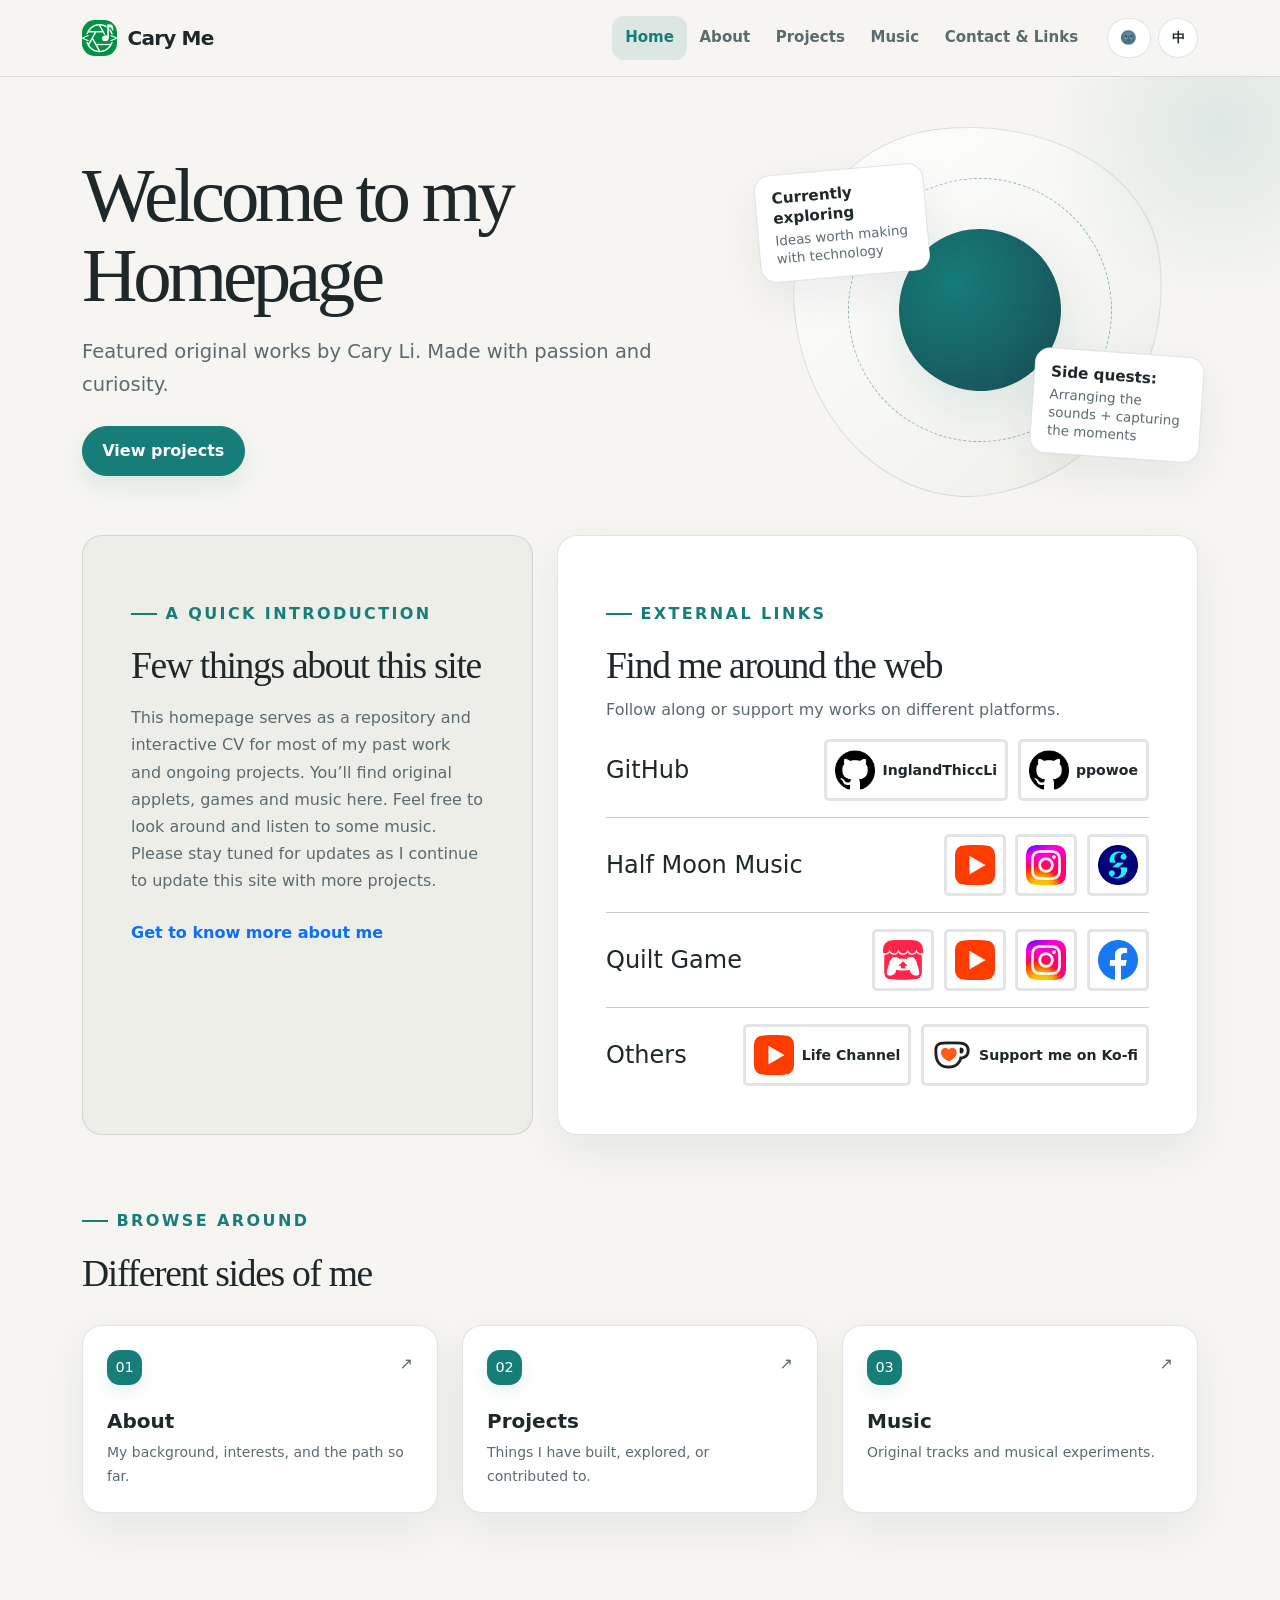
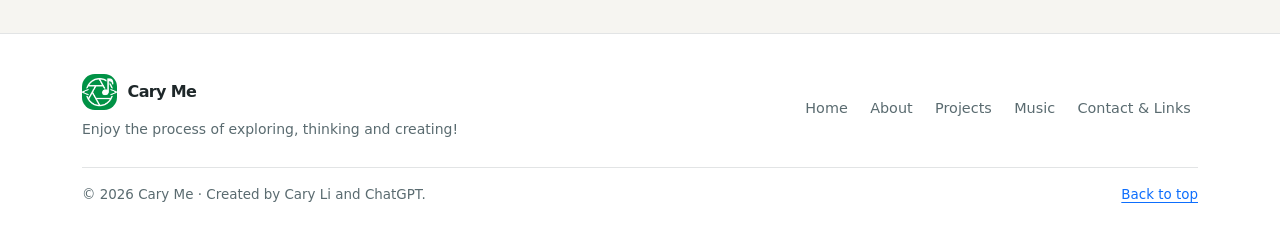
<file: index.html>
<!doctype html>
<html lang="en" data-bs-theme="light">

<head>
  <meta charset="utf-8">
  <meta name="viewport" content="width=device-width, initial-scale=1">
  <meta name="description" content="A personal homepage for projects, music, and photographs.">
  <meta name="theme-color" content="#f6f5f1">
  <title data-site-title="title.home">Loading...</title>
  <link href="https://cdn.jsdelivr.net/npm/bootstrap@5.3.8/dist/css/bootstrap.min.css" rel="stylesheet"
    integrity="sha384-sRIl4kxILFvY47J16cr9ZwB07vP4J8+LH7qKQnuqkuIAvNWLzeN8tE5YBujZqJLB" crossorigin="anonymous">
  <link href="Common/styles.css" rel="stylesheet">
  <link rel="icon" type="image/x-icon" href="Common/src/favicon.png">
</head>

<body id="top" data-page="home">
  <div id="site-header"></div>
  <main class="page-shell">
    <section class="hero-section">
      <div class="container position-relative">
        <div class="row align-items-center g-5">
          <div class="col-lg-7">
            <h1 class="display-title" data-i18n="home.title"></h1>
            <p class="lead-copy mb-4" data-i18n="home.lead"></p>
            <div class="d-flex flex-wrap gap-3"><a class="btn btn-site-primary" href="Projects/index.html"
                data-i18n="home.cta.projects"></a></div>
          </div>
          <div class="col-lg-5">
            <div class="hero-art" aria-hidden="true">
              <div class="art-orbit"></div>
              <div class="floating-note note-one"><strong data-i18n="home.note1.title"></strong><span
                  data-i18n="home.note1.body"></span></div>
              <div class="floating-note note-two"><strong data-i18n="home.note2.title"></strong><span
                  data-i18n="home.note2.body"></span></div>
            </div>
          </div>
        </div>
      </div>
    </section>
    <section class="content-section pt-2">
      <div class="container">
        <div class="row g-4">
          <div class="col-lg-5 reveal">
            <div class="soft-panel p-4 p-lg-5 h-100">
              <div class="eyebrow" data-i18n="home.featured.eyebrow"></div>
              <h2 class="section-title mt-3 mb-3" data-i18n="home.featured.title"></h2>
              <p class="text-muted-site mb-4" data-i18n="home.featured.body"></p><a href="About/index.html"
                class="fw-bold text-decoration-none" data-i18n="home.featured.link"></a>
            </div>
          </div>
          <div class="col-lg-7 reveal">
            <div class="surface-card h-100 p-4 p-lg-5 d-flex flex-column">
              <div>
                <div class="eyebrow" data-i18n="home.links.eyebrow"></div>
                <h2 class="section-title mt-3 mb-2" data-i18n="home.links.title"></h2>
                <p class="text-muted-site" data-i18n="home.links.body"></p>
              </div>
              <div class="social-container">
                <h4 class="d-inline-flex flex-wrap align-content-center">GitHub</h4>
                <div class="social-links">
                  <a class="social-link" data-social="github_1" target="_blank" rel="noreferrer"><span
                      class="social-logo github"></span><span>InglandThiccLi</span></a>
                  <a class="social-link" data-social="github_2" target="_blank" rel="noreferrer"><span
                      class="social-logo github"></span><span>ppowoe</span></a>
                </div>
              </div>
              <hr>
              <div class="social-container">
                <h4 class="d-inline-flex flex-wrap align-content-center" data-i18n="home.links.title.music">Half Moon
                  Music</h4>
                <div class="social-links">
                  <a class="social-link" data-social="youtube_1" target="_blank" rel="noreferrer"><span
                      class="social-logo youtube"></span></a>
                  <a class="social-link" data-social="instagram_1" target="_blank" rel="noreferrer"><span
                      class="social-logo instagram"></span></a>
                  <a class="social-link" data-social="musescore" target="_blank" rel="noreferrer"><span
                      class="social-logo musescore"></span></a>
                </div>
              </div>
              <hr>
              <div class="social-container">
                <h4 class="d-inline-flex flex-wrap align-content-center" data-i18n="home.links.title.game">Quilt Game
                </h4>
                <div class="social-links">
                  <a class="social-link" data-social="itch" target="_blank" rel="noreferrer"><span
                      class="social-logo itch"></span></a>
                  <a class="social-link" data-social="youtube_2" target="_blank" rel="noreferrer"><span
                      class="social-logo youtube"></span></a>
                  <a class="social-link" data-social="instagram_2" target="_blank" rel="noreferrer"><span
                      class="social-logo instagram"></span></a>
                  <a class="social-link" data-social="facebook" target="_blank" rel="noreferrer"><span
                      class="social-logo facebook"></span></a>
                </div>
              </div>
              <hr>
              <div class="social-container">
                <h4 class="d-inline-flex flex-wrap align-content-center" data-i18n="home.links.title.other">Others</h4>
                <div class="social-links">
                  <a class="social-link" data-social="youtube_3" target="_blank" rel="noreferrer"><span
                      class="social-logo youtube"></span><span data-i18n="home.links.life_channel">Life
                      Channel</span></a>
                  <a class="social-link" data-social="kofi" target="_blank" rel="noreferrer"><span
                      class="social-logo kofi"></span><span data-i18n="home.links.kofi">Support me on Ko-fi</span></a>
                </div>
              </div>
            </div>
          </div>
        </div>
      </div>
    </section>
    <section class="content-section pt-0">
      <div class="container">
        <div class="section-heading-row reveal">
          <div>
            <div class="eyebrow" data-i18n="home.latest.eyebrow"></div>
            <h2 class="section-title mt-3 mb-0" data-i18n="home.latest.title"></h2>
          </div>
        </div>
        <div class="row g-4">
          <div class="col-md-6 col-xl-4 reveal"><a href="About/index.html"
              class="surface-card p-4 d-block h-100 text-decoration-none text-reset">
              <div class="d-flex justify-content-between align-items-start mb-4"><span
                  class="numbered-box">01</span><span class="text-muted-site">↗</span></div>
              <h3 class="h5 fw-bold" data-i18n="home.card.about.title"></h3>
              <p class="text-muted-site small mb-0" data-i18n="home.card.about.body"></p>
            </a></div>
          <div class="col-md-6 col-xl-4 reveal"><a href="Projects/index.html"
              class="surface-card p-4 d-block h-100 text-decoration-none text-reset">
              <div class="d-flex justify-content-between align-items-start mb-4"><span
                  class="numbered-box">02</span><span class="text-muted-site">↗</span></div>
              <h3 class="h5 fw-bold" data-i18n="home.card.projects.title"></h3>
              <p class="text-muted-site small mb-0" data-i18n="home.card.projects.body"></p>
            </a></div>
          <div class="col-md-6 col-xl-4 reveal"><a href="Music/index.html"
              class="surface-card p-4 d-block h-100 text-decoration-none text-reset">
              <div class="d-flex justify-content-between align-items-start mb-4"><span
                  class="numbered-box">03</span><span class="text-muted-site">↗</span></div>
              <h3 class="h5 fw-bold" data-i18n="home.card.music.title"></h3>
              <p class="text-muted-site small mb-0" data-i18n="home.card.music.body"></p>
            </a></div>
        </div>
      </div>
    </section>
  </main>
  <div id="site-footer"></div>
  <script src="https://cdn.jsdelivr.net/npm/bootstrap@5.3.8/dist/js/bootstrap.bundle.min.js"
    integrity="sha384-FKyoEForCGlyvwx9Hj09JcYn3nv7wiPVlz7YYwJrWVcXK/BmnVDxM+D2scQbITxI"
    crossorigin="anonymous"></script>
  <script src="Common/config.js" data-root="."></script>
  <script src="Common/scripts.js" data-root="."></script>
</body>

</html>
</file>
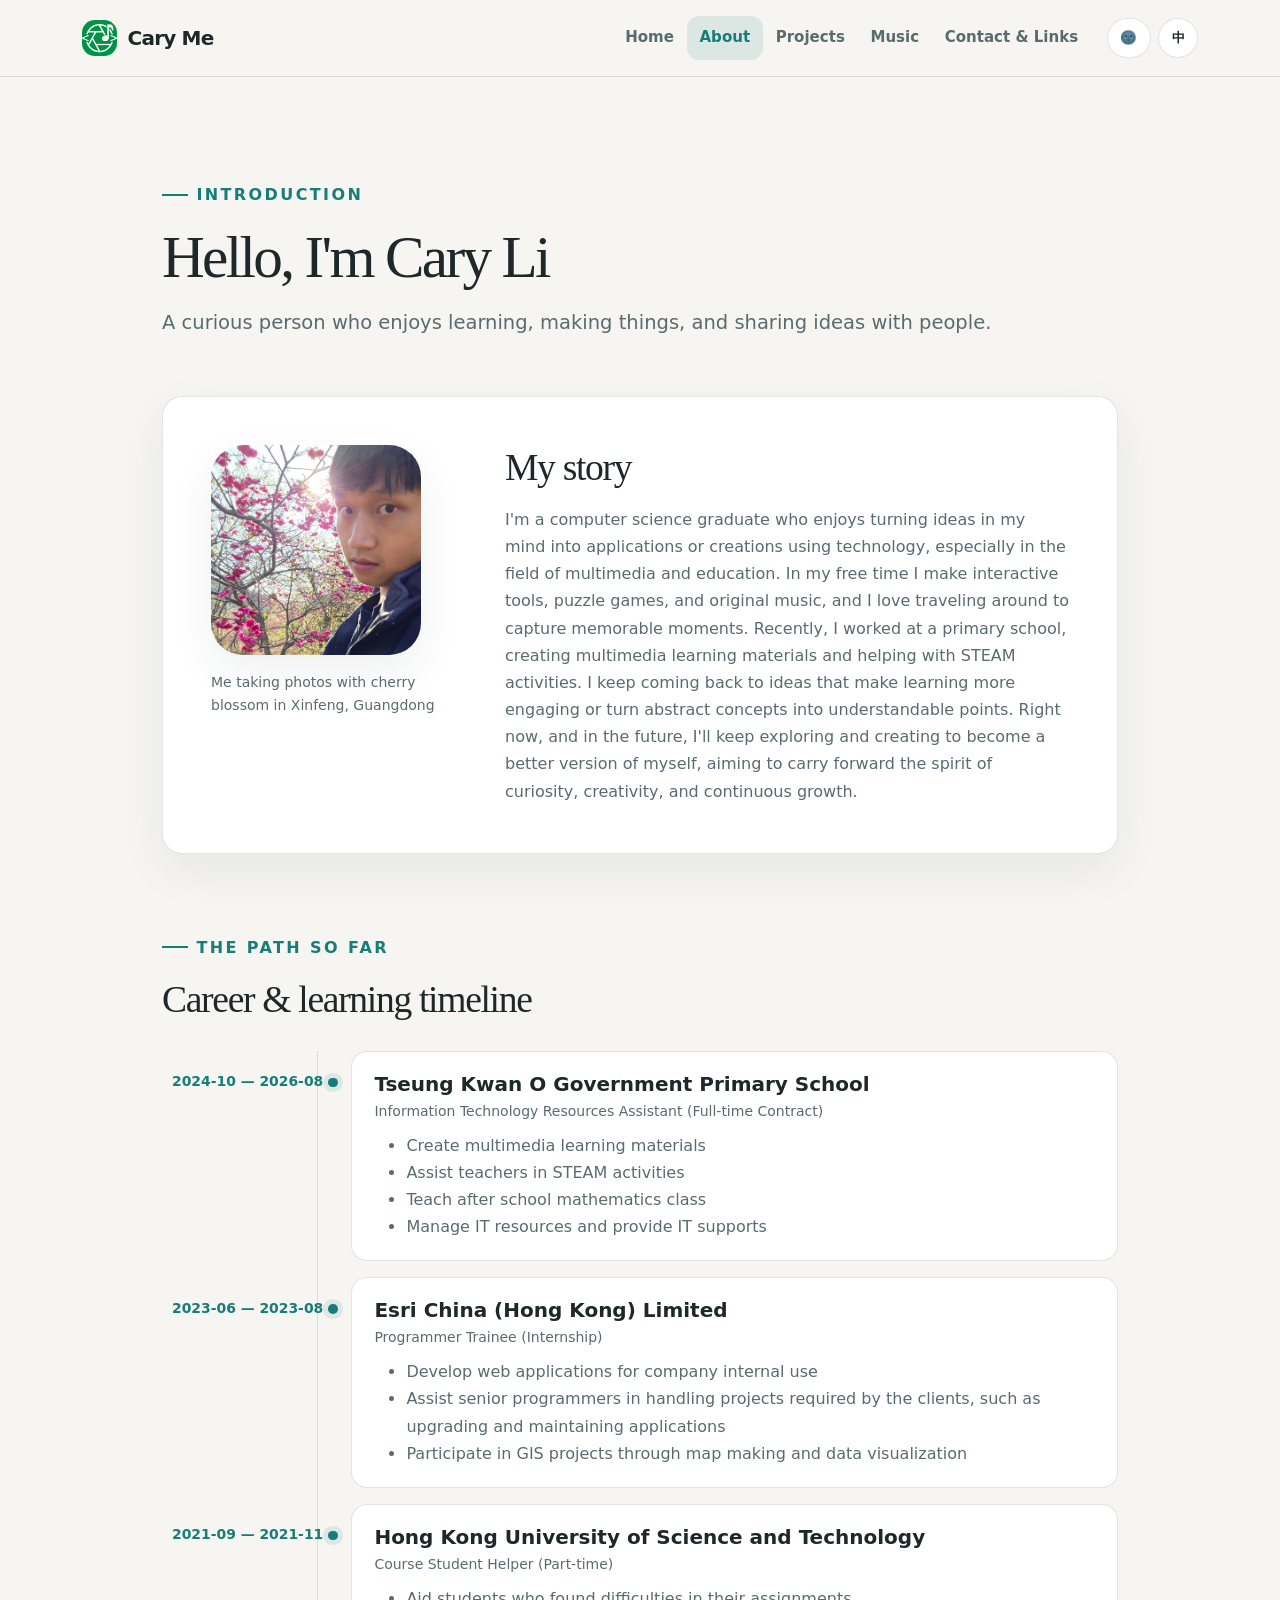
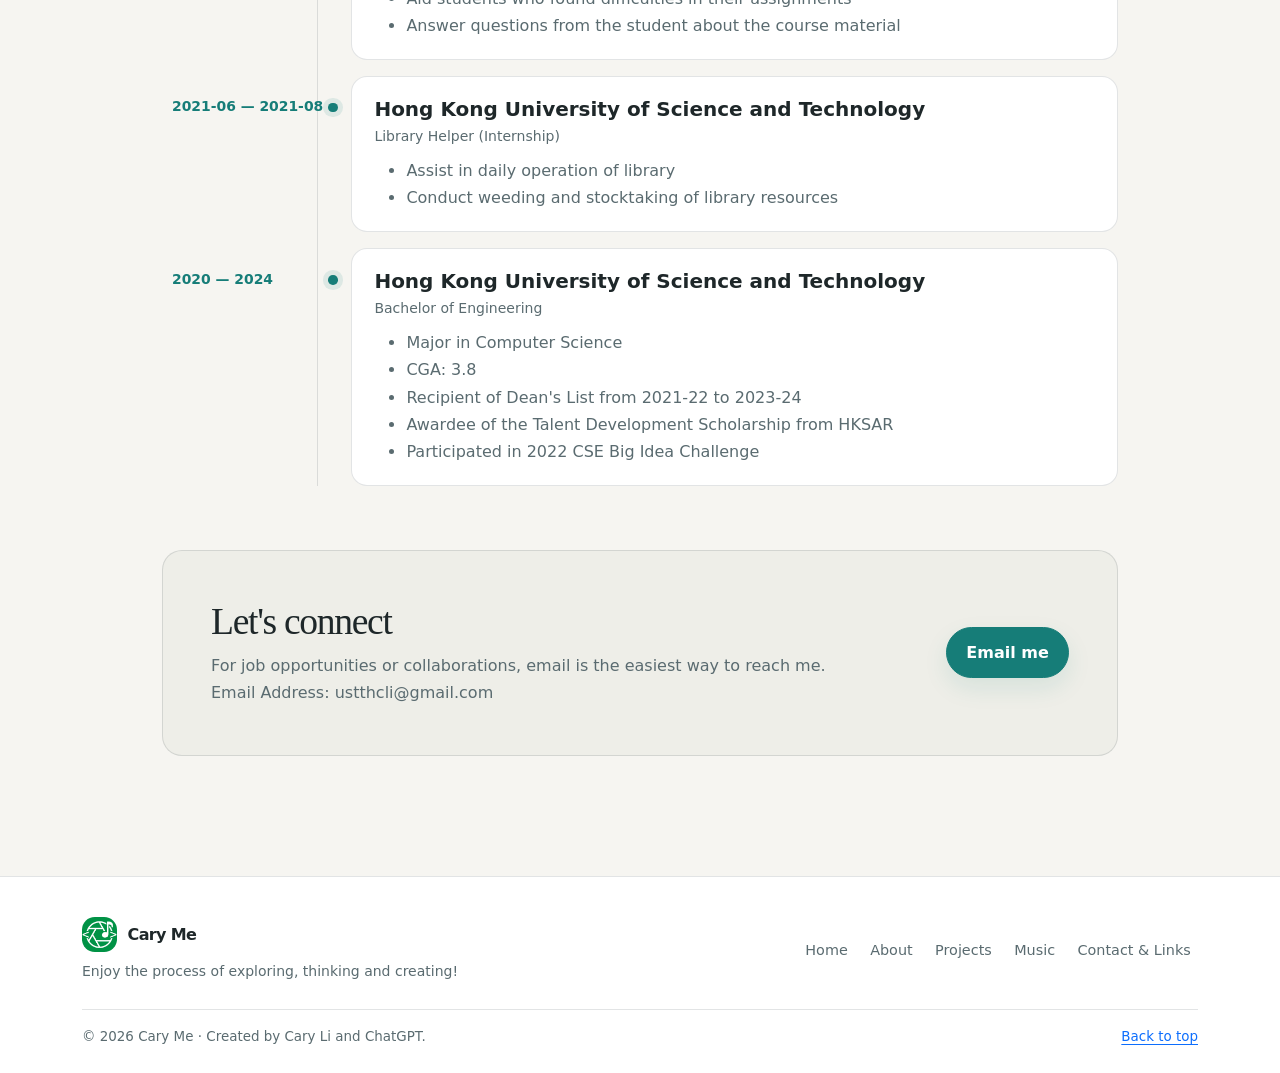
<file: About/index.html>
<!doctype html>
<html lang="en" data-bs-theme="light">

<head>
    <meta charset="utf-8">
    <meta name="viewport" content="width=device-width, initial-scale=1">
    <meta name="description" content="About me, career timeline, and contact information.">
    <title data-site-title="title.about">About</title>
    <link href="https://cdn.jsdelivr.net/npm/bootstrap@5.3.8/dist/css/bootstrap.min.css" rel="stylesheet"
        integrity="sha384-sRIl4kxILFvY47J16cr9ZwB07vP4J8+LH7qKQnuqkuIAvNWLzeN8tE5YBujZqJLB" crossorigin="anonymous">
    <link href="../Common/styles.css" rel="stylesheet">
    <link href="about.css" rel="stylesheet">
    <link rel="icon" type="image/x-icon" href="../Common/src/favicon.png">
</head>

<body id="top" data-page="about" data-bs-theme="light">
    <div id="site-header"></div>
    <main class="page-shell">
        <section class="page-hero">
            <div class="container container-narrow">
                <div class="eyebrow" data-i18n="about.eyebrow"></div>
                <h1 class="page-title mt-3 mb-3" data-i18n="about.title"></h1>
                <p class="lead-copy" data-i18n="about.lead"></p>
            </div>
        </section>
        <section class="content-section pt-4">
            <div class="container container-narrow">
                <div class="surface-card p-4 p-lg-5 reveal">
                    <div class="row g-4 align-items-start">
                        <div class="col-md-4">
                            <div class="about-portrait"></div>
                            <p class="small text-muted-site mt-3 mb-0" style="max-width: 240px;" data-i18n="about.portrait.caption">Me taking photos with cherry blossom in Xinfeng, Guangdong</span>
                            </p>
                        </div>
                        <div class="col-md-8">
                            <h2 class="section-title mb-3" data-i18n="about.story.title"></h2>
                            <p class="text-muted-site mb-0" data-i18n="about.story.body"></p>
                        </div>
                    </div>
                </div>
            </div>
        </section>
        <section class="content-section pt-2">
            <div class="container container-narrow">
                <div class="section-heading-row reveal">
                    <div>
                        <div class="eyebrow" data-i18n="about.timeline.eyebrow"></div>
                        <h2 class="section-title mt-3 mb-0" data-i18n="about.timeline.title"></h2>
                    </div>
                </div>
                <div id="career-timeline" class="timeline-list"></div>
            </div>
        </section>
        <section class="content-section pt-2">
            <div class="container container-narrow">
                <div class="soft-panel p-4 p-lg-5 reveal">
                    <div class="row align-items-center g-3">
                        <div class="col-md">
                            <h2 class="section-title mb-2" data-i18n="about.contact.title"></h2>
                            <p class="text-muted-site mb-0" data-i18n="about.contact.body"></p>
                            <p class="text-muted-site mb-0" data-i18n="about.contact.email"></p>
                        </div>
                        <div class="col-md-auto"><a class="btn btn-site-primary" data-email-button
                                href="mailto:ustthcli@gmail.com" data-i18n="about.contact.button"></a></div>
                    </div>
                </div>
            </div>
        </section>
    </main>
    <div id="site-footer"></div>
    <script src="https://cdn.jsdelivr.net/npm/bootstrap@5.3.8/dist/js/bootstrap.bundle.min.js"
        integrity="sha384-FKyoEForCGlyvwx9Hj09JcYn3nv7wiPVlz7YYwJrWVcXK/BmnVDxM+D2scQbITxI"
        crossorigin="anonymous"></script>
    <script src="../Common/config.js" data-root=".."></script>
    <script src="../Common/scripts.js" data-root=".."></script>
    <script src="about.js"></script>
</body>

</html>
</file>
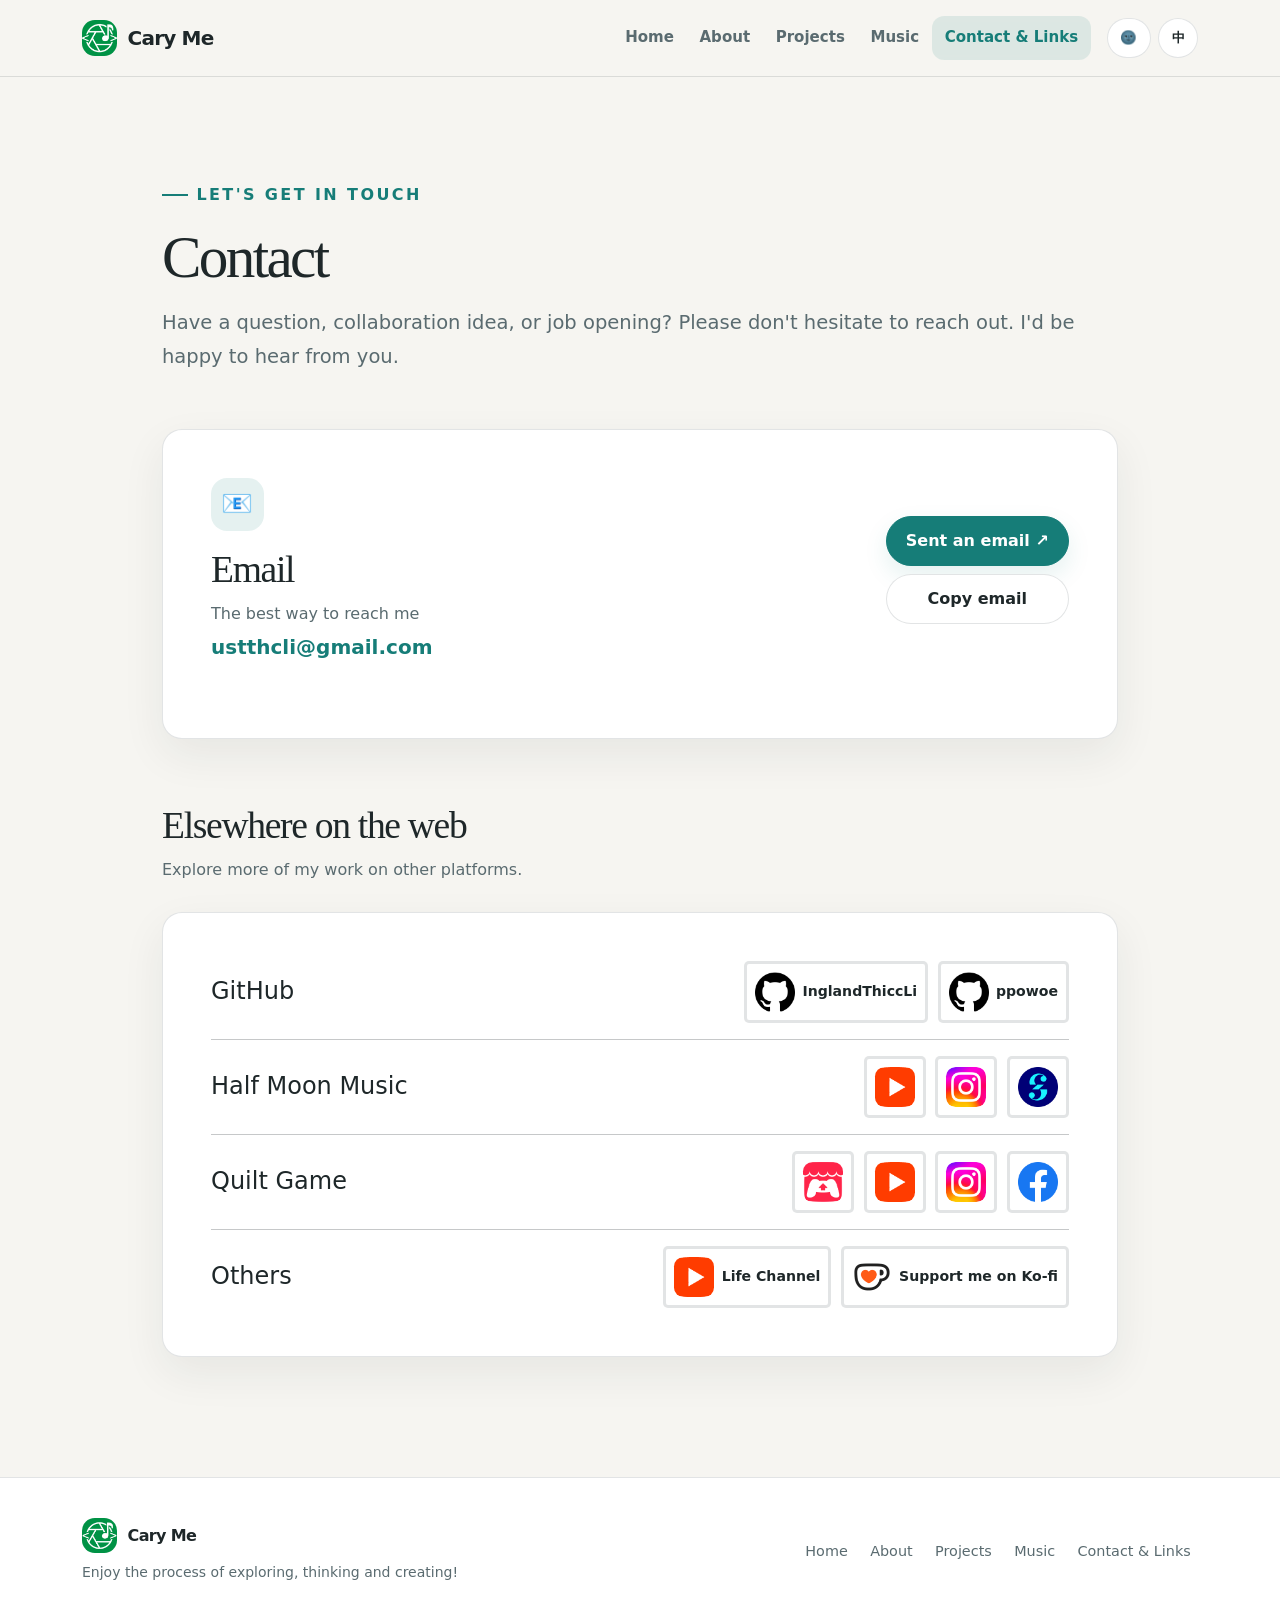
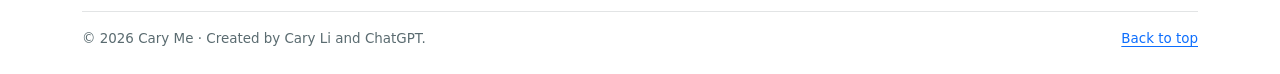
<file: Contact/index.html>
<!doctype html>
<html lang="en" data-bs-theme="light">

<head>
    <meta charset="utf-8">
    <meta name="viewport" content="width=device-width, initial-scale=1">
    <meta name="description" content="Contact information and social links.">
    <title data-site-title="title.contact">Contact</title>
    <link href="https://cdn.jsdelivr.net/npm/bootstrap@5.3.8/dist/css/bootstrap.min.css" rel="stylesheet"
        integrity="sha384-sRIl4kxILFvY47J16cr9ZwB07vP4J8+LH7qKQnuqkuIAvNWLzeN8tE5YBujZqJLB" crossorigin="anonymous">
    <link href="../Common/styles.css" rel="stylesheet">
    <link href="contact.css" rel="stylesheet">
    <link rel="icon" type="image/x-icon" href="../Common/src/favicon.png">
</head>

<body id="top" data-page="contact">
    <div id="site-header"></div>
    <main class="page-shell">
        <section class="page-hero">
            <div class="container container-narrow">
                <div class="eyebrow" data-i18n="contact.eyebrow"></div>
                <h1 class="page-title mt-3 mb-3" data-i18n="contact.title"></h1>
                <p class="lead-copy" data-i18n="contact.lead"></p>
            </div>
        </section>
        <section class="content-section pt-4">
            <div class="container container-narrow">
                <div class="surface-card p-4 p-lg-5 reveal">
                    <div class="row align-items-center g-4">
                        <div class="col-md">
                            <div class="contact-icon mb-3" aria-hidden="true">📧</div>
                            <h2 class="section-title mb-2" data-i18n="contact.email.title"></h2>
                            <p class="text-muted-site mb-2" data-i18n="contact.email.body"></p><a
                                class="email-address h5 fw-bold text-decoration-none" data-site-email
                                href="mailto:ustthcli@gmail.com">ustthcli@gmail.com</a>
                        </div>
                        <div class="col-md-auto d-flex flex-column gap-2"><a class="btn btn-site-primary"
                                data-email-button href="mailto:ustthcli@gmail.com" data-i18n="contact.send">Send an
                                email ↗</a><button class="btn btn-site-outline" type="button" id="copy-email"
                                data-i18n="contact.copy">Copy
                                email</button></div>
                    </div>
                    <div id="copy-feedback" class="small mt-2" role="status" aria-live="polite"></div>
                </div>
            </div>
        </section>
        <section class="content-section pt-2">
            <div class="container container-narrow">
                <div class="section-heading-row reveal">
                    <div>
                        <h2 class="section-title mb-2" data-i18n="contact.links.title"></h2>
                        <p class="text-muted-site mb-0" data-i18n="contact.links.body"></p>
                    </div>
                </div>
                <div class="surface-card h-100 p-4 p-lg-5 d-flex flex-column reveal">
                    <div class="social-container">
                        <h4 class="d-inline-flex flex-wrap align-content-center">GitHub</h4>
                        <div class="social-links">
                            <a class="social-link" data-social="github_1" target="_blank" rel="noreferrer"><span
                                    class="social-logo github"></span><span>InglandThiccLi</span></a>
                            <a class="social-link" data-social="github_2" target="_blank" rel="noreferrer"><span
                                    class="social-logo github"></span><span>ppowoe</span></a>
                        </div>
                    </div>
                    <hr>
                    <div class="social-container">
                        <h4 class="d-inline-flex flex-wrap align-content-center" data-i18n="home.links.title.music">Half
                            Moon Music</h4>
                        <div class="social-links">
                            <a class="social-link" data-social="youtube_1" target="_blank" rel="noreferrer"><span
                                    class="social-logo youtube"></span></a>
                            <a class="social-link" data-social="instagram_1" target="_blank" rel="noreferrer"><span
                                    class="social-logo instagram"></span></a>
                            <a class="social-link" data-social="musescore" target="_blank" rel="noreferrer"><span
                                    class="social-logo musescore"></span></a>
                        </div>
                    </div>
                    <hr>
                    <div class="social-container">
                        <h4 class="d-inline-flex flex-wrap align-content-center" data-i18n="home.links.title.game">Quilt
                            Game</h4>
                        <div class="social-links">
                            <a class="social-link" data-social="itch" target="_blank" rel="noreferrer"><span
                                    class="social-logo itch"></span></a>
                            <a class="social-link" data-social="youtube_2" target="_blank" rel="noreferrer"><span
                                    class="social-logo youtube"></span></a>
                            <a class="social-link" data-social="instagram_2" target="_blank" rel="noreferrer"><span
                                    class="social-logo instagram"></span></a>
                            <a class="social-link" data-social="facebook" target="_blank" rel="noreferrer"><span
                                    class="social-logo facebook"></span></a>
                        </div>
                    </div>
                    <hr>
                    <div class="social-container">
                        <h4 class="d-inline-flex flex-wrap align-content-center" data-i18n="home.links.title.other">
                            Others</h4>
                        <div class="social-links">
                            <a class="social-link" data-social="youtube_3" target="_blank" rel="noreferrer"><span
                                    class="social-logo youtube"></span><span data-i18n="home.links.life_channel">Life
                                    Channel</span></a>
                            <a class="social-link" data-social="kofi" target="_blank" rel="noreferrer"><span
                                    class="social-logo kofi"></span><span data-i18n="home.links.kofi">Support me on
                                    Ko-fi</span></a>
                        </div>
                    </div>
                </div>
            </div>
        </section>
    </main>
    <div id="site-footer"></div>
    <script src="https://cdn.jsdelivr.net/npm/bootstrap@5.3.8/dist/js/bootstrap.bundle.min.js"
        integrity="sha384-FKyoEForCGlyvwx9Hj09JcYn3nv7wiPVlz7YYwJrWVcXK/BmnVDxM+D2scQbITxI"
        crossorigin="anonymous"></script>
    <script src="../Common/config.js" data-root=".."></script>
    <script src="../Common/scripts.js" data-root=".."></script>
    <script src="contact.js"></script>
</body>

</html>
</file>
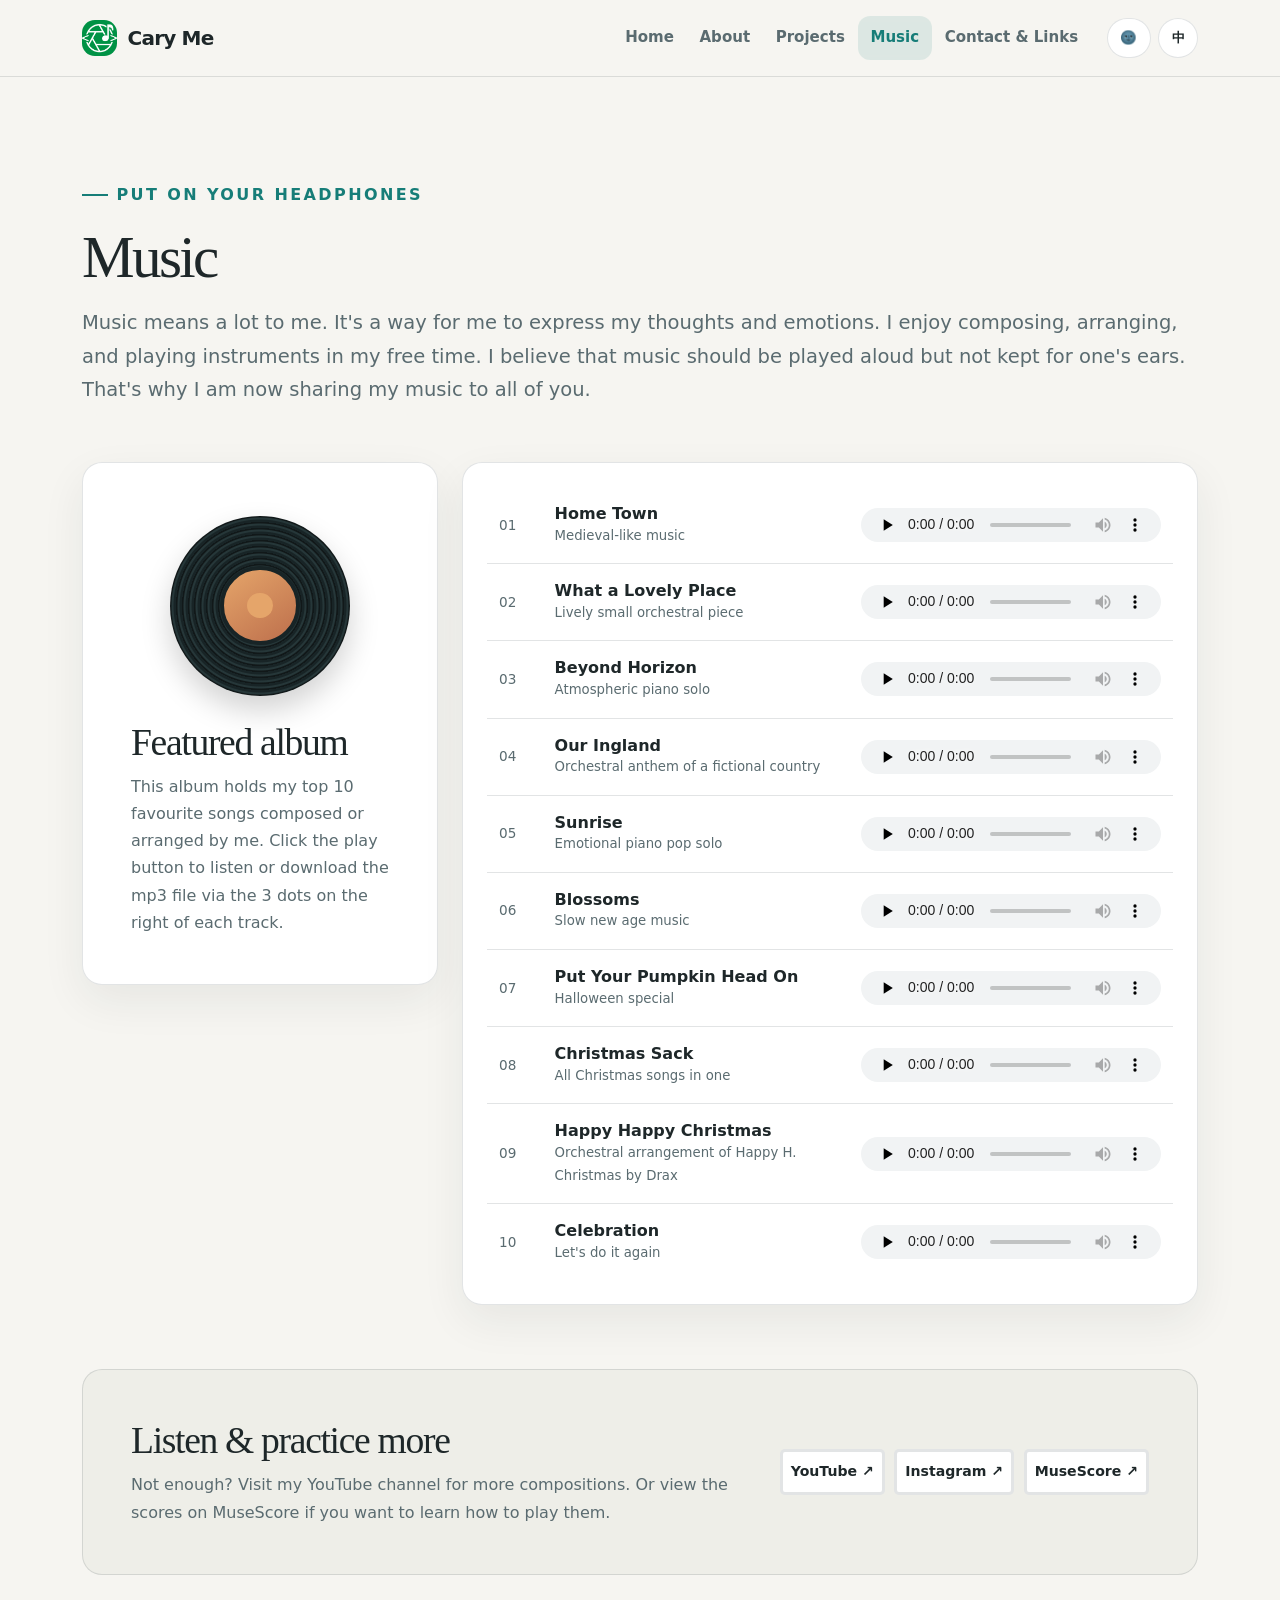
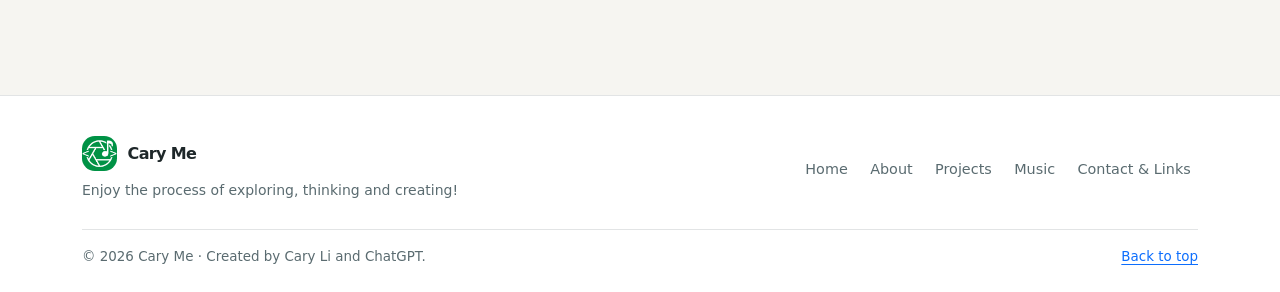
<file: Music/index.html>
<!doctype html>
<html lang="en" data-bs-theme="light">

<head>
    <meta charset="utf-8">
    <meta name="viewport" content="width=device-width, initial-scale=1">
    <meta name="description" content="A personal music playlist and links.">
    <title data-site-title="title.music">Music</title>
    <link href="https://cdn.jsdelivr.net/npm/bootstrap@5.3.8/dist/css/bootstrap.min.css" rel="stylesheet"
        integrity="sha384-sRIl4kxILFvY47J16cr9ZwB07vP4J8+LH7qKQnuqkuIAvNWLzeN8tE5YBujZqJLB" crossorigin="anonymous">
    <link href="../Common/styles.css" rel="stylesheet">
    <link href="music.css" rel="stylesheet">
    <link rel="icon" type="image/x-icon" href="../Common/src/favicon.png">
</head>

<body id="top" data-page="music" data-bs-theme="light">
    <div id="site-header"></div>
    <main class="page-shell">
        <section class="page-hero">
            <div class="container">
                <div class="eyebrow" data-i18n="music.eyebrow"></div>
                <h1 class="page-title mt-3 mb-3" data-i18n="music.title"></h1>
                <p class="lead-copy" data-i18n="music.lead"></p>
            </div>
        </section>
        <section class="content-section pt-4">
            <div class="container">
                <div class="row g-4 align-items-start">
                    <div class="col-lg-4">
                        <div class="playlist-intro surface-card p-4 p-lg-5 reveal">
                            <div class="vinyl" aria-hidden="true">
                                <div class="vinyl-label"></div>
                            </div>
                            <h2 class="section-title mt-4" data-i18n="music.playlist.title"></h2>
                            <p class="text-muted-site mb-0" data-i18n="music.playlist.hint"></p>
                        </div>
                    </div>
                    <div class="col-lg-8">
                        <div class="track-list surface-card p-3 p-md-4 reveal">
                            <div id="playlist"></div>
                        </div>
                    </div>
                </div>
            </div>
        </section>
        <section class="content-section pt-2">
            <div class="container">
                <div class="soft-panel p-4 p-lg-5 reveal">
                    <div class="row align-items-center g-4">
                        <div class="col-md">
                            <h2 class="section-title mb-2" data-i18n="music.links.title"></h2>
                            <p class="text-muted-site mb-0" data-i18n="music.links.body"></p>
                        </div>
                        <div class="col-md-auto">
                            <div class="social-links"><a class="social-link" data-social="youtube_1" target="_blank"
                                    rel="noreferrer">YouTube ↗</a><a class="social-link" data-social="instagram_1"
                                    target="_blank" rel="noreferrer">Instagram ↗</a><a class="social-link"
                                    data-social="musescore" target="_blank" rel="noreferrer">MuseScore ↗</a></div>
                        </div>
                    </div>
                </div>
            </div>
        </section>
    </main>
    <div id="site-footer"></div>
    <script src="https://cdn.jsdelivr.net/npm/bootstrap@5.3.8/dist/js/bootstrap.bundle.min.js"
        integrity="sha384-FKyoEForCGlyvwx9Hj09JcYn3nv7wiPVlz7YYwJrWVcXK/BmnVDxM+D2scQbITxI"
        crossorigin="anonymous"></script>
    <script src="../Common/config.js" data-root=".."></script>
    <script src="../Common/scripts.js" data-root=".."></script>
    <script src="music.js"></script>
</body>

</html>
</file>
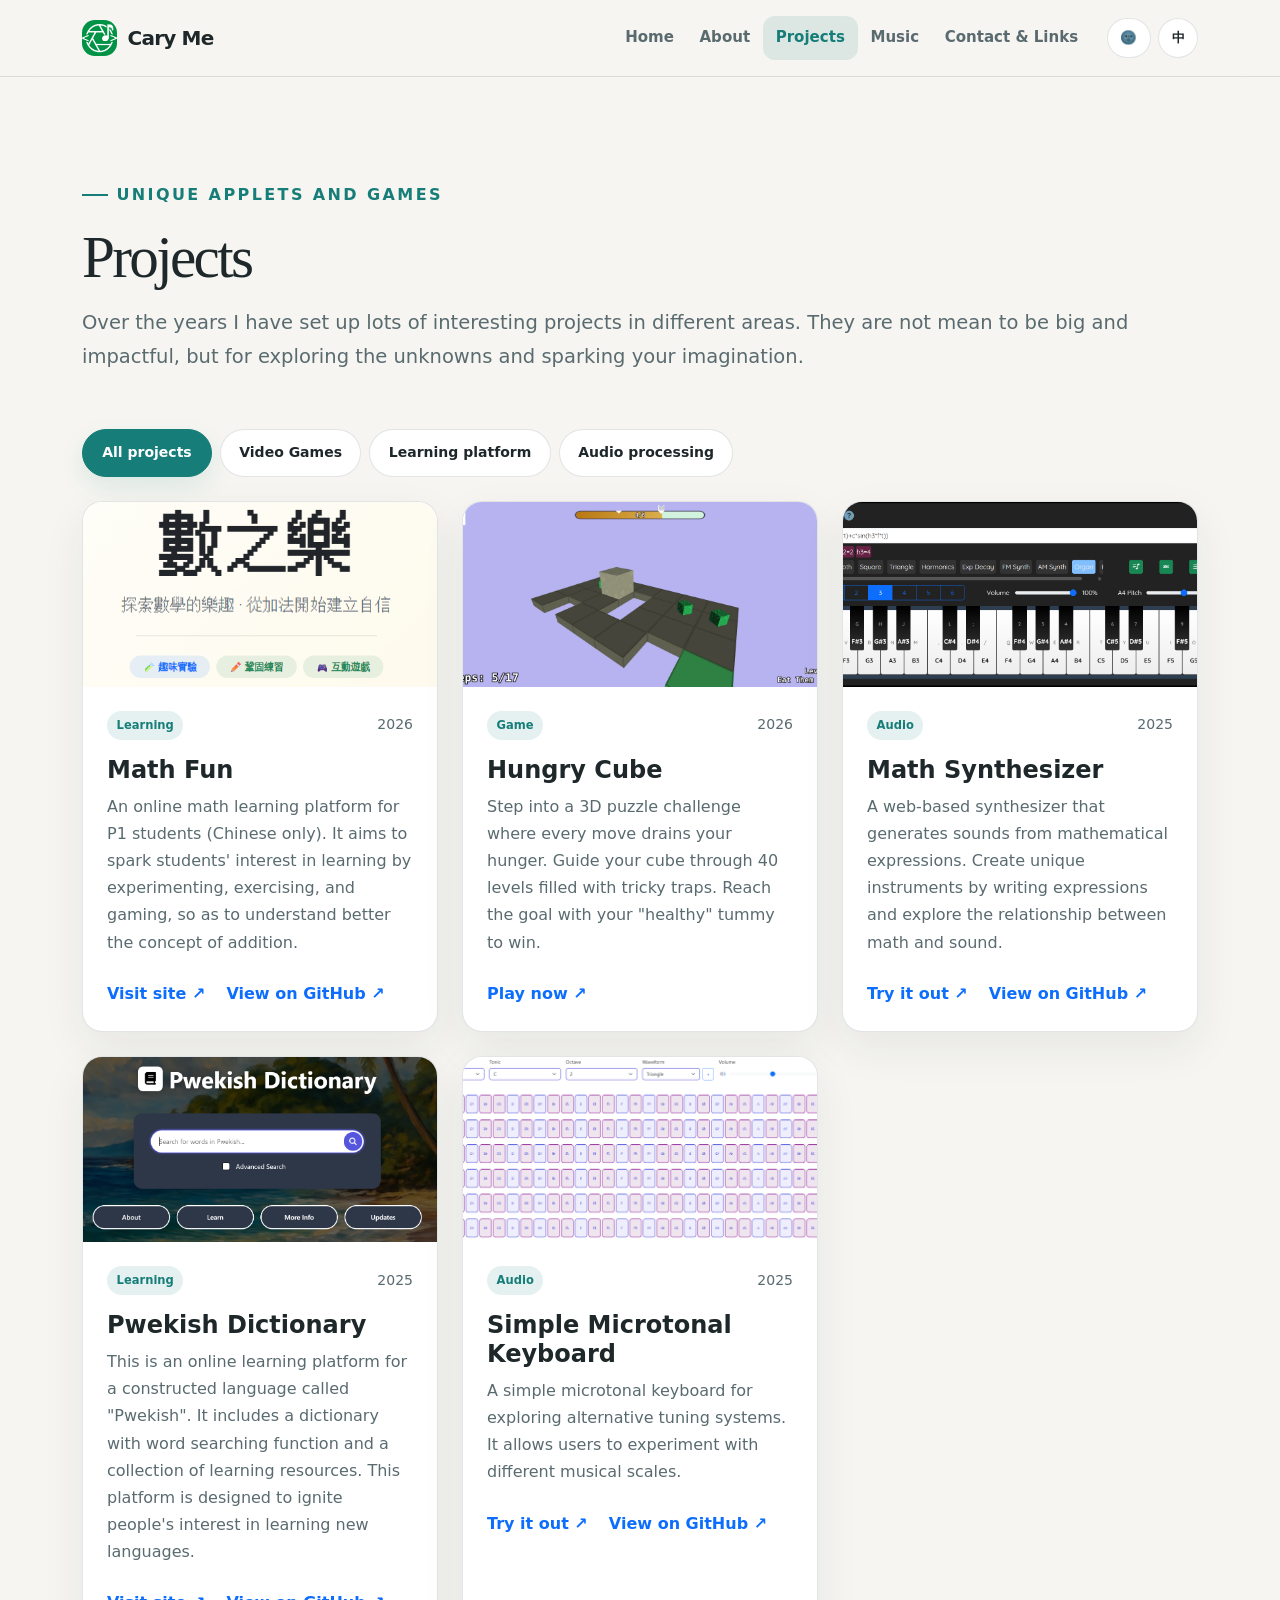
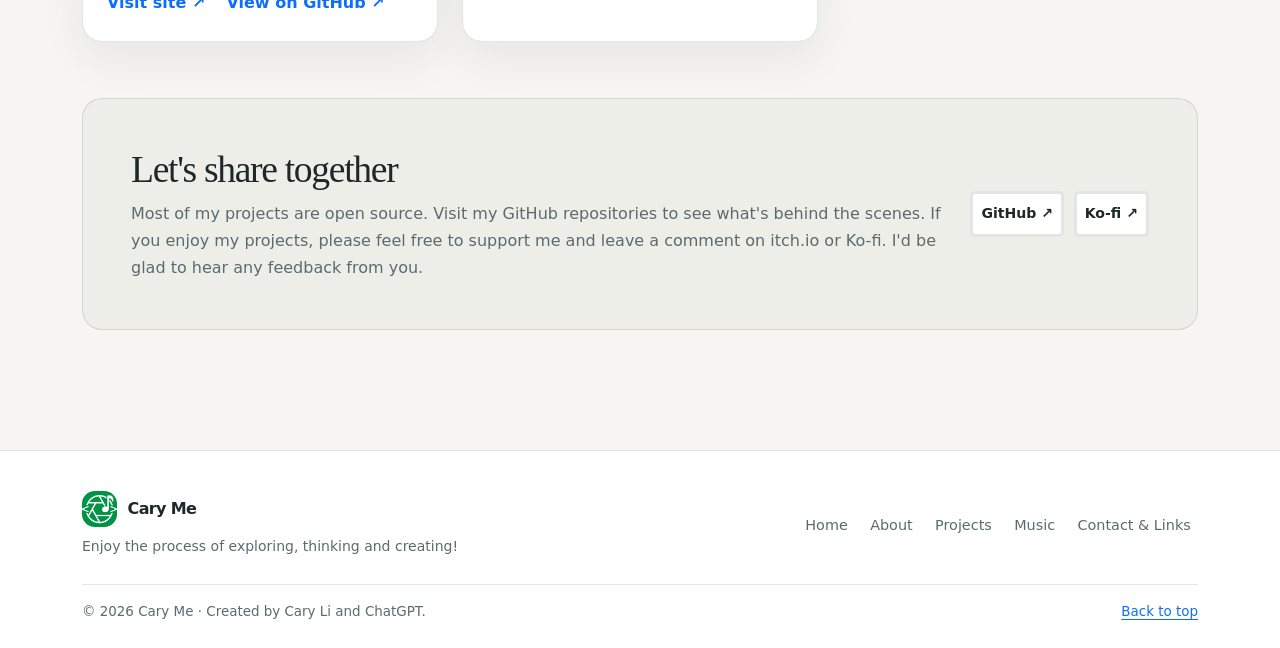
<file: Projects/index.html>
<!doctype html>
<html lang="en" data-bs-theme="light">

<head>
    <meta charset="utf-8">
    <meta name="viewport" content="width=device-width, initial-scale=1">
    <meta name="description" content="A portfolio of personal projects and experiments.">
    <title data-site-title="title.projects">Projects</title>
    <link href="https://cdn.jsdelivr.net/npm/bootstrap@5.3.8/dist/css/bootstrap.min.css" rel="stylesheet"
        integrity="sha384-sRIl4kxILFvY47J16cr9ZwB07vP4J8+LH7qKQnuqkuIAvNWLzeN8tE5YBujZqJLB" crossorigin="anonymous">
    <link href="../Common/styles.css" rel="stylesheet">
    <link href="projects.css" rel="stylesheet">
    <link rel="icon" type="image/x-icon" href="../Common/src/favicon.png">
</head>

<body id="top" data-page="projects" data-bs-theme="light">
    <div id="site-header"></div>
    <main class="page-shell">
        <section class="page-hero">
            <div class="container">
                <div class="eyebrow" data-i18n="projects.eyebrow"></div>
                <h1 class="page-title mt-3 mb-3" data-i18n="projects.title"></h1>
                <p class="lead-copy" data-i18n="projects.lead"></p>
            </div>
        </section>
        <section class="content-section pt-4">
            <div class="container">
                <div class="d-flex flex-wrap gap-2 mb-4" id="project-filters" aria-label="Project filters"></div>
                <div class="row g-4" id="project-grid"></div>
            </div>
        </section>
        <section class="content-section pt-0">
            <div class="container">
                <div class="soft-panel p-4 p-lg-5 reveal">
                    <div class="row align-items-center g-4">
                        <div class="col-md">
                            <h2 class="section-title mb-2" data-i18n="projects.links.title"></h2>
                            <p class="text-muted-site mb-0" data-i18n="projects.links.body"></p>
                        </div>
                        <div class="col-md-auto">
                            <div class="social-links"><a class="social-link" data-social="github_1" target="_blank"
                                    rel="noreferrer">GitHub ↗</a><a class="social-link" data-social="kofi"
                                    target="_blank" rel="noreferrer">Ko-fi ↗</a></div>
                        </div>
                    </div>
                </div>
            </div>
        </section>
    </main>
    <div id="site-footer"></div>
    <script src="https://cdn.jsdelivr.net/npm/bootstrap@5.3.8/dist/js/bootstrap.bundle.min.js"
        integrity="sha384-FKyoEForCGlyvwx9Hj09JcYn3nv7wiPVlz7YYwJrWVcXK/BmnVDxM+D2scQbITxI"
        crossorigin="anonymous"></script>
    <script src="../Common/config.js" data-root=".."></script>
    <script src="../Common/scripts.js" data-root=".."></script>
    <script src="projects.js"></script>
</body>

</html>
</file>
<file: Common/styles.css>
:root {
  --site-bg: #f6f5f1;
  --site-surface: #ffffff;
  --site-surface-2: #eeeee8;
  --site-text: #1e2729;
  --site-muted: #5a6b70;
  --site-border: rgba(23, 39, 41, .12);
  --site-accent: #167d78;
  --site-accent-hover: #0f625e;
  --site-accent-soft: rgba(22, 125, 120, .11);
  --site-warm: #e5a56a;
  --site-shadow: 0 16px 44px rgba(24, 41, 42, .07);
  --site-radius: 1.25rem;
  --bs-body-bg: var(--site-bg);
  --bs-body-color: var(--site-text);
  --bs-primary: var(--site-accent);
  --bs-link-color: var(--site-accent);
  --bs-link-hover-color: var(--site-accent-hover);

  --social-github: url("src/github_logo.png");
}

html {
  scroll-behavior: smooth;
  scroll-padding-top: 6rem;
}

body {
  background: var(--site-bg);
  color: var(--site-text);
  font-family: Inter, ui-sans-serif, system-ui, -apple-system, BlinkMacSystemFont, "Segoe UI", sans-serif;
  line-height: 1.7;
}

body[data-bs-theme="dark"] {
  --site-bg: #111819;
  --site-surface: #1a2324;
  --site-surface-2: #222e30;
  --site-text: #edf3f0;
  --site-muted: #a3b2b0;
  --site-border: rgba(235, 247, 242, .13);
  --site-accent: #48978f;
  --site-accent-hover: #8cddd4;
  --site-accent-soft: rgba(103, 201, 190, .12);
  --site-warm: #f0b77f;
  --site-shadow: 0 18px 46px rgba(0, 0, 0, .18);
  --bs-body-bg: var(--site-bg);
  --bs-body-color: var(--site-text);
  --bs-primary: var(--site-accent);
  --bs-link-color: var(--site-accent);
  --bs-link-hover-color: var(--site-accent-hover);

  --social-github: url("src/github_logo_dark.png");
}

::selection {
  background: var(--site-accent);
  color: #fff;
}

a {
  text-underline-offset: .2em;
  text-decoration-thickness: .08em;
}

.site-header {
  position: sticky;
  top: 0;
  z-index: 1030;
  border-bottom: 1px solid var(--site-border);
  background: color-mix(in srgb, var(--site-bg) 88%, transparent);
  backdrop-filter: blur(16px);
}

.site-nav-wrap {
  min-height: 76px;
}

.navbar-brand {
  display: inline-flex;
  align-items: center;
  gap: .65rem;
  color: var(--site-text);
  font-weight: 760;
  letter-spacing: -.04em;
}

.numbered-box {
  display: inline-grid;
  place-items: center;
  width: 2.2rem;
  height: 2.2rem;
  border-radius: .8rem;
  color: #fff;
  background: var(--site-accent);
  font-size: .9rem;
  box-shadow: 0 6px 16px var(--site-accent-soft);
}

.brand-mark {
  display: inline-grid;
  place-items: center;
  width: 2.2rem;
  height: 2.2rem;
  border-radius: .8rem;
  color: #fff;
  background: url("src/logo.png") no-repeat center/cover;
  font-size: .9rem;
}

.navbar-nav .nav-link {
  color: var(--site-muted);
  font-weight: 600;
  font-size: .94rem;
  padding: .6rem .8rem !important;
  border-radius: .75rem;
  transition: color .2s, background .2s;
}

.navbar-nav .nav-link:hover,
.navbar-nav .nav-link.active {
  color: var(--site-accent);
  background: var(--site-accent-soft);
}

.theme-language-controls {
  display: flex;
  align-items: center;
  gap: .45rem;
}

.control-btn {
  border: 1px solid var(--site-border);
  border-radius: 999px;
  padding: .47rem .78rem;
  color: var(--site-text);
  background: var(--site-surface);
  font-size: .83rem;
  font-weight: 650;
  transition: transform .2s ease, border-color .2s ease, background .2s ease;
}

.control-btn:hover {
  transform: translateY(-1px);
  border-color: var(--site-accent);
}

.btn-site-primary {
  --bs-btn-color: #fff;
  --bs-btn-bg: var(--site-accent);
  --bs-btn-border-color: var(--site-accent);
  --bs-btn-hover-color: #fff;
  --bs-btn-hover-bg: var(--site-accent-hover);
  --bs-btn-hover-border-color: var(--site-accent-hover);
  --bs-btn-active-bg: var(--site-accent-hover);
  --bs-btn-active-border-color: var(--site-accent-hover);
  border-radius: 999px;
  padding: .78rem 1.2rem;
  font-weight: 700;
  box-shadow: 0 10px 24px var(--site-accent-soft);
}

.btn-site-outline {
  border: 1px solid var(--site-border);
  color: var(--site-text);
  border-radius: 999px;
  padding: .75rem 1.15rem;
  font-weight: 700;
  background: var(--site-surface);
}

.btn-site-outline:hover {
  color: var(--site-accent);
  border-color: var(--site-accent);
  background: var(--site-accent-soft);
}

.page-shell {
  min-height: 65vh;
}

.container-narrow {
  max-width: 980px;
}

.eyebrow {
  display: flex;
  align-items: center;
  gap: .55rem;
  color: var(--site-accent);
  font-size: 1rem;
  font-weight: 800;
  text-transform: uppercase;
  letter-spacing: .15em;
  padding-top: 1rem;
}

.eyebrow::before {
  content: "";
  display: inline-block;
  width: 1.6rem;
  height: 2px;
  background: var(--site-accent);
}

.display-title {
  margin: .8rem 0 1.2rem;
  font-family: Georgia, "Times New Roman", serif;
  font-size: clamp(2.5rem, 6vw, 4.8rem);
  line-height: 1.04;
  letter-spacing: -.055em;
  font-weight: 500;
}

.page-title {
  font-family: Georgia, "Times New Roman", serif;
  font-size: clamp(2.25rem, 5vw, 3.7rem);
  line-height: 1.12;
  letter-spacing: -.045em;
}

.section-title {
  font-family: Georgia, "Times New Roman", serif;
  letter-spacing: -.035em;
  font-size: clamp(1.65rem, 3vw, 2.35rem);
}

.lead-copy {
  color: var(--site-muted);
  font-size: clamp(1.05rem, 1.7vw, 1.22rem);
}

.text-muted-site {
  color: var(--site-muted) !important;
}

.surface-card {
  background: var(--site-surface);
  border: 1px solid var(--site-border);
  border-radius: var(--site-radius);
  box-shadow: var(--site-shadow);
}

.soft-panel {
  background: var(--site-surface-2);
  border: 1px solid var(--site-border);
  border-radius: var(--site-radius);
}

.hero-section {
  padding: clamp(2rem, 4vw, 3rem) 0 2rem;
  position: relative;
  overflow: hidden;
}

.hero-section::after {
  content: "";
  position: absolute;
  width: 360px;
  height: 360px;
  right: -120px;
  top: -130px;
  border-radius: 50%;
  background: radial-gradient(circle, var(--site-accent-soft), transparent 68%);
  pointer-events: none;
}

.hero-kicker {
  display: inline-flex;
  align-items: center;
  gap: .5rem;
  padding: .45rem .8rem;
  border: 1px solid var(--site-border);
  background: var(--site-surface);
  color: var(--site-muted);
  border-radius: 999px;
  font-size: .86rem;
}

.hero-kicker span {
  width: .45rem;
  height: .45rem;
  border-radius: 50%;
  background: var(--site-warm);
}

.hero-art {
  min-height: 330px;
  position: relative;
  display: grid;
  place-items: center;
}

.art-orbit {
  width: min(100%, 370px);
  aspect-ratio: 1;
  border: 1px solid var(--site-border);
  border-radius: 44% 56% 55% 45% / 46% 42% 58% 54%;
  background: linear-gradient(145deg, var(--site-surface), var(--site-surface-2));
  transform: rotate(-7deg);
  position: relative;
}

.art-orbit::before,
.art-orbit::after {
  content: "";
  position: absolute;
  border-radius: 50%;
}

.art-orbit::before {
  width: 72%;
  aspect-ratio: 1;
  inset: 14%;
  border: 1px dashed color-mix(in srgb, var(--site-accent) 50%, transparent);
}

.art-orbit::after {
  width: 44%;
  aspect-ratio: 1;
  inset: 28%;
  background: radial-gradient(circle at 35% 30%, var(--site-accent), #184b55);
  box-shadow: 0 18px 50px var(--site-accent-soft);
}

.floating-note {
  position: absolute;
  padding: .8rem 1rem;
  max-width: 170px;
  background: var(--site-surface);
  border: 1px solid var(--site-border);
  border-radius: 1rem;
  box-shadow: var(--site-shadow);
  font-size: .84rem;
  line-height: 1.35;
  color: var(--site-muted);
}

.floating-note strong {
  display: block;
  color: var(--site-text);
  font-size: .95rem;
  margin-bottom: .2rem;
}

.note-one {
  top: 12%;
  left: -1%;
  transform: rotate(-5deg);
}

.note-two {
  bottom: 10%;
  right: -1%;
  transform: rotate(4deg);
}

.social-container {
  display: flex;
  flex-direction: row;
  flex-wrap: wrap;
  justify-content: space-between;
}

.social-container > h4 {
  margin-bottom: 0rem;
}

.social-links {
  display: flex;
  flex-wrap: wrap;
  gap: .6rem;
}

.social-link {
  display: inline-flex;
  align-items: center;
  gap: .45rem;
  padding: .5rem;
  border: 3px solid var(--site-border);
  border-radius: 5px;
  color: var(--site-text);
  background: var(--site-surface);
  text-decoration: none;
  font-size: .88rem;
  font-weight: 650;
  transition: transform .2s, border-color .2s, color .2s;
}

.social-logo {
  display: inline-grid;
  place-items: center;
  width: 2.5rem;
  height: 2.5rem;
  border-radius: .6rem;
  color: #fff;
  font-size: .9rem;
}

.social-logo.github {
  background: var(--social-github) no-repeat center/cover;
}

.social-logo.youtube {
  background: url("src/youtube_logo.png") no-repeat center/cover;
}

.social-logo.instagram {
  background: url("src/instagram_logo.png") no-repeat center/cover;
}

.social-logo.facebook {
  background: url("src/facebook_logo.png") no-repeat center/cover;
}

.social-logo.kofi {
  border-radius: 0;
  background: url("src/kofi_logo.png") no-repeat center/contain;
}

.social-logo.itch {
  background: url("src/itch.io_logo.png") no-repeat center/cover;
}

.social-logo.musescore {
  background: url("src/musescore_logo.png") no-repeat center/cover;
}

.social-link:hover {
  transform: translateY(-2px);
  color: var(--site-accent);
  border-color: var(--site-accent);
}

.social-dot {
  width: .4rem;
  height: .4rem;
  border-radius: 50%;
  background: var(--site-accent);
}

.content-section {
  padding: clamp(3.5rem, 7vw, 3rem) 0;
}

.section-heading-row {
  display: flex;
  justify-content: space-between;
  align-items: end;
  gap: 1rem;
  margin-bottom: 1.8rem;
}

.site-footer {
  margin-top: 4rem;
  padding: 2.5rem 0 1.5rem;
  border-top: 1px solid var(--site-border);
  background: var(--site-surface);
}

.footer-top {
  display: flex;
  align-items: center;
  justify-content: space-between;
  gap: 1.5rem;
  flex-wrap: wrap;
}

.footer-brand {
  font-weight: 760;
  letter-spacing: -.03em;
}

.footer-bottom {
  margin-top: 1.6rem;
  padding-top: 1rem;
  border-top: 1px solid var(--site-border);
  display: flex;
  justify-content: space-between;
  gap: 1rem;
  flex-wrap: wrap;
  color: var(--site-muted);
  font-size: .84rem;
}

.footer-nav {
  display: flex;
  gap: .5rem;
  flex-wrap: wrap;
}

.footer-nav a {
  color: var(--site-muted);
  text-decoration: none;
  padding: .25rem .45rem;
  font-size: .9rem;
}

.footer-nav a:hover {
  color: var(--site-accent);
}

.offcanvas {
  background: var(--site-bg);
  color: var(--site-text);
}

.offcanvas .accordion {
  --bs-accordion-bg: var(--site-surface);
  --bs-accordion-color: var(--site-text);
  --bs-accordion-border-color: var(--site-border);
  --bs-accordion-btn-bg: var(--site-surface);
  --bs-accordion-btn-color: var(--site-text);
  --bs-accordion-active-bg: var(--site-accent-soft);
  --bs-accordion-active-color: var(--site-accent);
}

.offcanvas .accordion-button {
  font-weight: 700;
}

.offcanvas .nav-link {
  display: block;
  padding: .7rem .8rem;
  color: var(--site-text);
  text-decoration: none;
  border-radius: .7rem;
}

.offcanvas .nav-link:hover {
  color: var(--site-accent);
  background: var(--site-accent-soft);
}

.form-control,
.form-select {
  background-color: var(--site-surface);
  border-color: var(--site-border);
  color: var(--site-text);
}

.form-control:focus,
.form-select:focus {
  border-color: var(--site-accent);
  box-shadow: 0 0 0 .25rem var(--site-accent-soft);
  background: var(--site-surface);
  color: var(--site-text);
}

.reveal {
  opacity: 0;
  transform: translateY(18px);
  transition: opacity .65s ease, transform .65s cubic-bezier(.2, .7, .2, 1);
}

.reveal.is-visible {
  opacity: 1;
  transform: translateY(0);
}

@media (prefers-reduced-motion: reduce) {
  *,
  *::before,
  *::after {
    scroll-behavior: auto !important;
    animation-duration: .01ms !important;
    animation-iteration-count: 1 !important;
    transition-duration: .01ms !important;
  }

  .reveal {
    opacity: 1;
    transform: none;
  }
}

@media (max-width: 991.98px) {
  .hero-section {
    padding-top: 3.6rem;
  }

  .theme-language-controls {
    margin-left: auto;
  }

  .site-nav-wrap {
    min-height: 66px;
  }
}

@media (max-width: 575.98px) {
  .hero-art {
    min-height: 270px;
  }

  .art-orbit {
    width: 260px;
  }

  .note-one {
    left: -1%;
  }

  .note-two {
    right: -1%;
  }

  .social-container {
    flex-direction: column;
  }

  .social-container > h4 {
    margin-bottom: .5rem;
  }

  .section-heading-row {
    align-items: start;
    flex-direction: column;
  }

  .footer-top {
    align-items: flex-start;
    flex-direction: column;
  }
}
</file>
<file: About/about.css>
.page-hero {
    padding: clamp(3.6rem, 7vw, 5.5rem) 0 1rem;
}

.about-portrait {
    aspect-ratio: 1;
    max-width: 210px;
    display: grid;
    place-items: center;
    border-radius: 2rem;
    color: #fff;
    font-family: Georgia, serif;
    font-size: 4rem;
    background: url("src/portrait.jpeg") center/cover no-repeat;
    box-shadow: var(--site-shadow);
}

.timeline-list {
    display: grid;
    gap: 1rem;
}

.timeline-item {
    display: grid;
    grid-template-columns: 155px 1fr;
    gap: 1.5rem;
    position: relative;
}

.timeline-date {
    color: var(--site-accent);
    font-size: .87rem;
    font-weight: 800;
    padding-top: 1.2rem;
}

.timeline-content {
    position: relative;
    padding: 1.25rem 1.4rem;
    background: var(--site-surface);
    border: 1px solid var(--site-border);
    border-radius: 1rem;
}

.timeline-content::before {
    content: "";
    width: .6rem;
    height: .6rem;
    border-radius: 50%;
    position: absolute;
    top: 1.6rem;
    left: -1.5rem;
    background: var(--site-accent);
    box-shadow: 0 0 0 5px var(--site-accent-soft);
}

@media (min-width: 700px) {
    .timeline-list {
        border-left: 1px solid var(--site-border);
        margin-left: 155px;
        padding-left: 1.5rem;
    }

    .timeline-item {
        margin-left: -170px;
    }
}

@media (max-width: 699.98px) {
    .timeline-item {
        grid-template-columns: 1fr;
        gap: .35rem;
    }

    .timeline-date {
        padding: .15rem .25rem;
    }

    .timeline-content::before {
        display: none;
    }
}
</file>
<file: Contact/contact.css>
.page-hero { padding: clamp(3.6rem, 7vw, 5.5rem) 0 1rem; }
.contact-icon { width: 3.3rem; height: 3.3rem; display: grid; place-items: center; border-radius: 1rem; background: var(--site-accent-soft); color: var(--site-accent); font-size: 1.6rem; }
.email-address { overflow-wrap: anywhere; color: var(--site-accent); }
#copy-feedback { color: var(--site-accent); min-height: 1.4em; }
</file>
<file: Music/music.css>
.page-hero { padding: clamp(3.6rem, 7vw, 5.5rem) 0 1rem; }
.playlist-intro { position: sticky; top: 7rem; }
.vinyl { width: 180px; max-width: 100%; aspect-ratio: 1; margin: .3rem auto 0; border-radius: 50%; background: repeating-radial-gradient(circle, #182426 0 2px, #263739 3px 4px, #111819 5px 6px); box-shadow: 0 14px 30px rgba(0,0,0,.18); position: relative; }
.vinyl::after { content: ""; position: absolute; inset: 43%; border-radius: 50%; background: var(--site-warm); }
.vinyl-label { position: absolute; inset: 28%; border-radius: 50%; background: linear-gradient(145deg,#e5a56a,#bd6f4c); border: 4px solid #182426; }
.track-row { display: grid; grid-template-columns: 42px minmax(0, 1fr) auto; align-items: center; gap: .85rem; padding: 1rem .75rem; border-bottom: 1px solid var(--site-border); }
.track-row:last-child { border-bottom: 0; }
.track-index { color: var(--site-muted); font-variant-numeric: tabular-nums; font-size: .85rem; }
.track-title { font-weight: 750; line-height: 1.35; }
.track-note { color: var(--site-muted); font-size: .83rem; }
.track-row audio { max-width: 100%; height: 34px; }
@media (max-width: 767.98px) { .playlist-intro { position: static; } .track-row { grid-template-columns: 30px minmax(0,1fr); } .track-row audio { grid-column: 2; width: 100%; } }
</file>
<file: Projects/projects.css>
.page-hero { padding: clamp(3.6rem, 7vw, 5.5rem) 0 1rem; }
.project-card { overflow: hidden; height: 100%; transition: transform .25s ease, border-color .25s ease, box-shadow .25s ease; }
.project-card:hover { transform: translateY(-5px); border-color: color-mix(in srgb, var(--site-accent) 48%, var(--site-border)); box-shadow: 0 22px 48px rgba(24, 41, 42, .12); }
.project-cover { min-height: 185px; display: flex; align-items: flex-end; justify-content: space-between; padding: 1.25rem; background: var(--cover, linear-gradient(145deg,#173f49,#167d78)); position: relative; overflow: hidden; }
.project-number, .project-symbol { position: relative; z-index: 1; color: white; }
.project-number { font-size: .8rem; letter-spacing: .12em; font-weight: 800; opacity: .8; }
.project-symbol { font-family: Georgia,serif; font-size: 3.4rem; line-height: 1; }
.project-tag { display: inline-flex; padding: .3rem .6rem; background: var(--site-accent-soft); color: var(--site-accent); border-radius: 999px; font-size: .72rem; font-weight: 800; }
</file>
